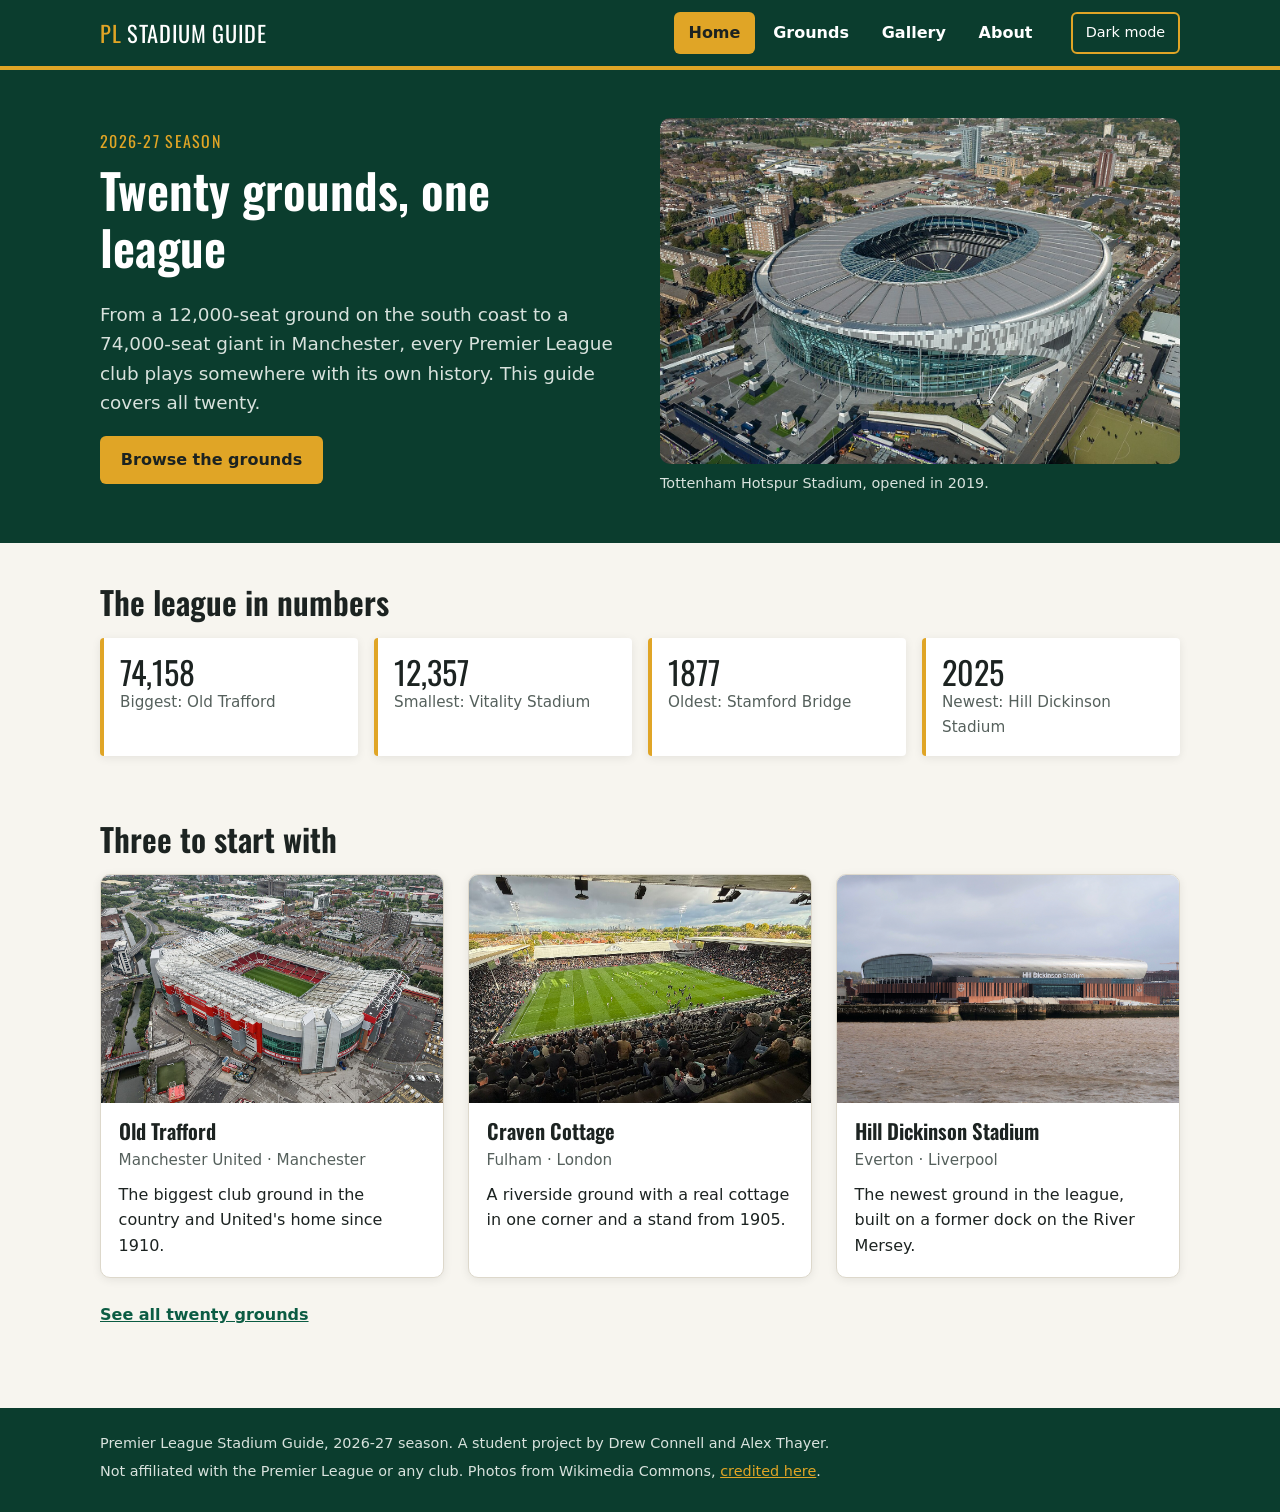
<file: index.html>
<!DOCTYPE html>
<html lang="en">
<head>
  <meta charset="UTF-8">
  <meta name="viewport" content="width=device-width, initial-scale=1.0">
  <meta name="description" content="A guide to all twenty Premier League stadiums for the 2026-27 season.">
  <title>Home | Premier League Stadium Guide</title>
  <link rel="preconnect" href="https://fonts.googleapis.com">
  <link rel="preconnect" href="https://fonts.gstatic.com" crossorigin>
  <link href="https://fonts.googleapis.com/css2?family=Oswald:wght@500;600&display=swap" rel="stylesheet">
  <link rel="stylesheet" href="css/style.css">
</head>
<body>
  <a class="skip-link" href="#main">Skip to main content</a>

  <!-- Site header: identical on every page -->
  <header class="site-header">
    <div class="container header-inner">
      <a class="site-logo" href="index.html">PL <span>Stadium Guide</span></a>

      <button class="nav-toggle" type="button" aria-expanded="false" aria-controls="site-nav">
        <span class="nav-toggle-bar" aria-hidden="true"></span>
        <span class="visually-hidden">Menu</span>
      </button>

      <nav class="site-nav" id="site-nav" aria-label="Main">
        <ul class="nav-list">
          <li><a href="index.html" aria-current="page">Home</a></li>
          <li><a href="grounds.html">Grounds</a></li>
          <li><a href="gallery.html">Gallery</a></li>
          <li><a href="about.html">About</a></li>
        </ul>
      </nav>

      <button class="theme-toggle" type="button" aria-pressed="false">Dark mode</button>
    </div>
  </header>

  <main id="main">
    <section class="hero">
      <div class="container hero-inner">
        <div class="hero-text">
          <p class="eyebrow">2026-27 season</p>
          <h1>Twenty grounds, one league</h1>
          <p class="lead">From a 12,000-seat ground on the south coast to a 74,000-seat giant in Manchester, every Premier League club plays somewhere with its own history. This guide covers all twenty.</p>
          <a class="button" href="grounds.html">Browse the grounds</a>
        </div>
        <figure class="hero-figure">
          <img src="images/tottenham-hotspur-stadium.jpg" alt="Tottenham Hotspur Stadium seen from outside" width="1280" height="853">
          <figcaption>Tottenham Hotspur Stadium, opened in 2019.</figcaption>
        </figure>
      </div>
    </section>

    <section class="section container" aria-labelledby="numbers-heading">
      <h2 id="numbers-heading">The league in numbers</h2>
      <ul class="stat-row">
        <li class="stat"><span class="stat-value">74,158</span><span class="stat-label">Biggest: Old Trafford</span></li>
        <li class="stat"><span class="stat-value">12,357</span><span class="stat-label">Smallest: Vitality Stadium</span></li>
        <li class="stat"><span class="stat-value">1877</span><span class="stat-label">Oldest: Stamford Bridge</span></li>
        <li class="stat"><span class="stat-value">2025</span><span class="stat-label">Newest: Hill Dickinson Stadium</span></li>
      </ul>
    </section>

    <section class="section container" aria-labelledby="featured-heading">
      <h2 id="featured-heading">Three to start with</h2>
      <div class="card-grid">
        <article class="card">
          <img class="card-image" src="images/old-trafford.jpg" alt="Old Trafford, home of Manchester United" loading="lazy" width="1280" height="853">
          <div class="card-body">
            <h3>Old Trafford</h3>
            <p class="card-meta">Manchester United · Manchester</p>
            <p>The biggest club ground in the country and United's home since 1910.</p>
          </div>
        </article>
        <article class="card">
          <img class="card-image" src="images/craven-cottage.jpg" alt="Craven Cottage, home of Fulham, beside the River Thames" loading="lazy" width="1280" height="853">
          <div class="card-body">
            <h3>Craven Cottage</h3>
            <p class="card-meta">Fulham · London</p>
            <p>A riverside ground with a real cottage in one corner and a stand from 1905.</p>
          </div>
        </article>
        <article class="card">
          <img class="card-image" src="images/hill-dickinson-stadium.jpg" alt="Hill Dickinson Stadium, home of Everton, on the Liverpool waterfront" loading="lazy" width="1280" height="853">
          <div class="card-body">
            <h3>Hill Dickinson Stadium</h3>
            <p class="card-meta">Everton · Liverpool</p>
            <p>The newest ground in the league, built on a former dock on the River Mersey.</p>
          </div>
        </article>
      </div>
      <p class="section-link"><a href="grounds.html">See all twenty grounds</a></p>
    </section>
  </main>

  <!-- Site footer: identical on every page -->
  <footer class="site-footer">
    <div class="container footer-inner">
      <p>Premier League Stadium Guide, 2026-27 season. A student project by Drew Connell and Alex Thayer.</p>
      <p>Not affiliated with the Premier League or any club. Photos from Wikimedia Commons, <a href="about.html#credits">credited here</a>.</p>
    </div>
  </footer>

  <script src="js/credits.js"></script>
  <script src="js/script.js"></script>
</body>
</html>
</file>
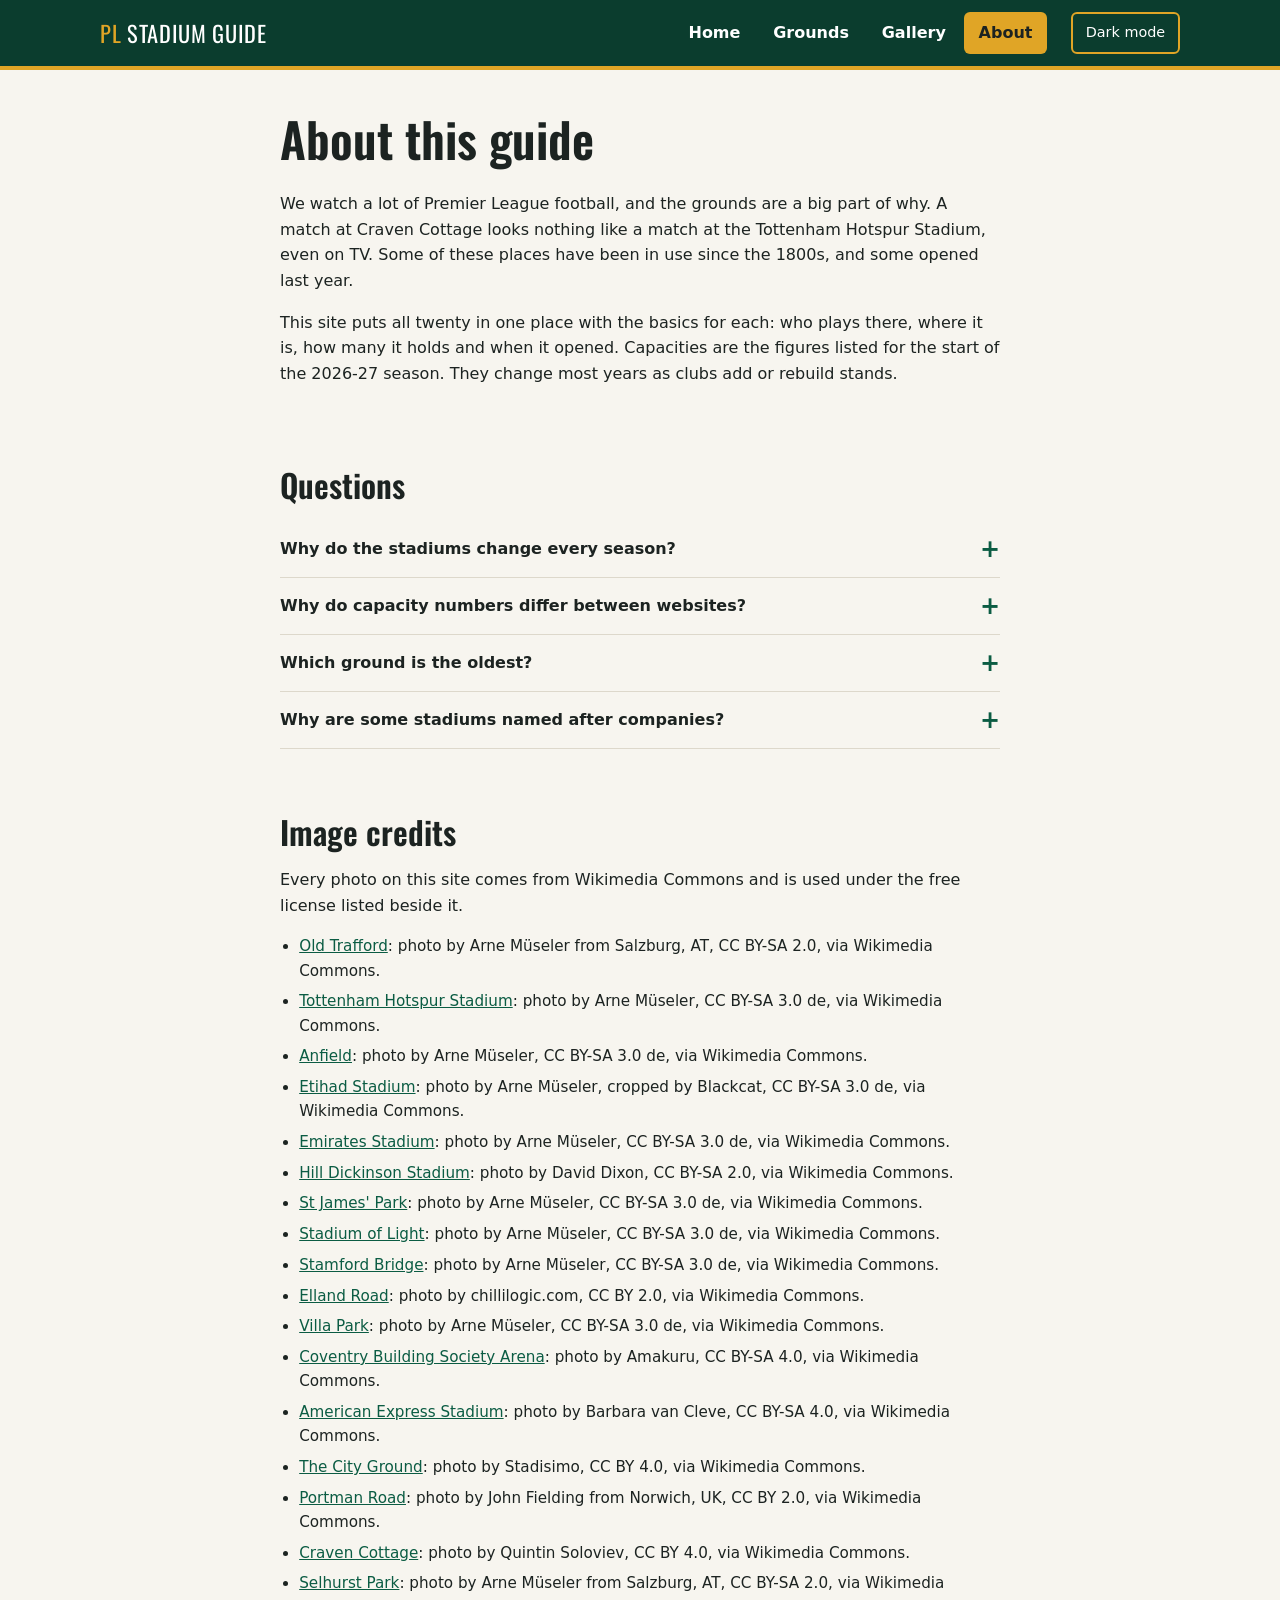
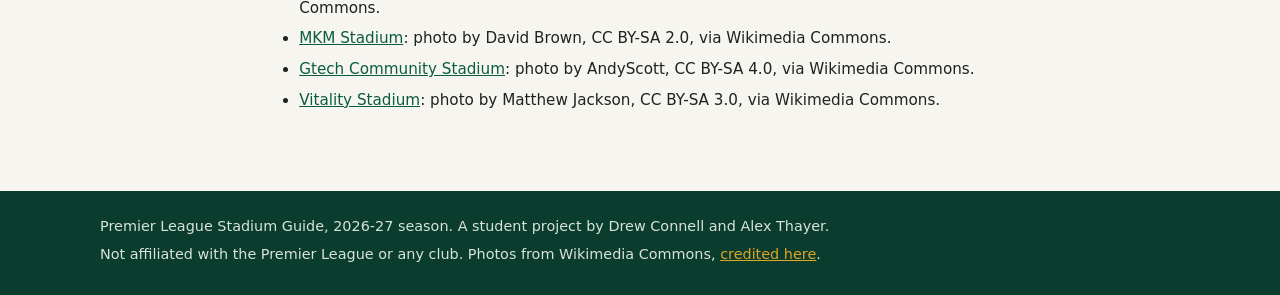
<file: about.html>
<!DOCTYPE html>
<html lang="en">
<head>
  <meta charset="UTF-8">
  <meta name="viewport" content="width=device-width, initial-scale=1.0">
  <meta name="description" content="About the Premier League Stadium Guide, with FAQ and image credits.">
  <title>About | Premier League Stadium Guide</title>
  <link rel="preconnect" href="https://fonts.googleapis.com">
  <link rel="preconnect" href="https://fonts.gstatic.com" crossorigin>
  <link href="https://fonts.googleapis.com/css2?family=Oswald:wght@500;600&display=swap" rel="stylesheet">
  <link rel="stylesheet" href="css/style.css">
</head>
<body>
  <a class="skip-link" href="#main">Skip to main content</a>

  <!-- Site header: identical on every page -->
  <header class="site-header">
    <div class="container header-inner">
      <a class="site-logo" href="index.html">PL <span>Stadium Guide</span></a>

      <button class="nav-toggle" type="button" aria-expanded="false" aria-controls="site-nav">
        <span class="nav-toggle-bar" aria-hidden="true"></span>
        <span class="visually-hidden">Menu</span>
      </button>

      <nav class="site-nav" id="site-nav" aria-label="Main">
        <ul class="nav-list">
          <li><a href="index.html">Home</a></li>
          <li><a href="grounds.html">Grounds</a></li>
          <li><a href="gallery.html">Gallery</a></li>
          <li><a href="about.html" aria-current="page">About</a></li>
        </ul>
      </nav>

      <button class="theme-toggle" type="button" aria-pressed="false">Dark mode</button>
    </div>
  </header>

  <main id="main">
    <section class="section container narrow" aria-labelledby="about-heading">
      <h1 id="about-heading">About this guide</h1>
      <p>We watch a lot of Premier League football, and the grounds are a big part of why. A match at Craven Cottage looks nothing like a match at the Tottenham Hotspur Stadium, even on TV. Some of these places have been in use since the 1800s, and some opened last year.</p>
      <p>This site puts all twenty in one place with the basics for each: who plays there, where it is, how many it holds and when it opened. Capacities are the figures listed for the start of the 2026-27 season. They change most years as clubs add or rebuild stands.</p>
    </section>

    <section class="section container narrow" aria-labelledby="faq-heading">
      <h2 id="faq-heading">Questions</h2>
      <div class="faq">
        <div class="faq-item">
          <h3><button class="faq-question" type="button" aria-expanded="false" aria-controls="faq-1">Why do the stadiums change every season?</button></h3>
          <div class="faq-answer" id="faq-1" hidden>
            <p>The bottom three clubs are relegated each year and three come up from the Championship, so three grounds swap out. For 2026-27, Coventry City, Ipswich Town and Hull City came up.</p>
          </div>
        </div>
        <div class="faq-item">
          <h3><button class="faq-question" type="button" aria-expanded="false" aria-controls="faq-2">Why do capacity numbers differ between websites?</button></h3>
          <div class="faq-answer" id="faq-2" hidden>
            <p>Clubs report a licensed capacity to the league each season, and it moves when seats are added, removed or blocked off for building work. Older articles often quote a figure from a previous season.</p>
          </div>
        </div>
        <div class="faq-item">
          <h3><button class="faq-question" type="button" aria-expanded="false" aria-controls="faq-3">Which ground is the oldest?</button></h3>
          <div class="faq-answer" id="faq-3" hidden>
            <p>Stamford Bridge opened in 1877 as an athletics ground, before Chelsea existed. Anfield and Portman Road both date from 1884.</p>
          </div>
        </div>
        <div class="faq-item">
          <h3><button class="faq-question" type="button" aria-expanded="false" aria-controls="faq-4">Why are some stadiums named after companies?</button></h3>
          <div class="faq-answer" id="faq-4" hidden>
            <p>Clubs sell naming rights to sponsors, which is why names like Emirates, Etihad, Gtech and Vitality appear. A lot of fans still use the older name, such as Dean Court for Bournemouth's ground.</p>
          </div>
        </div>
      </div>
    </section>

    <section class="section container narrow" id="credits" aria-labelledby="credits-heading">
      <h2 id="credits-heading">Image credits</h2>
      <p>Every photo on this site comes from Wikimedia Commons and is used under the free license listed beside it.</p>
      <ul class="credits-list" id="credits-list"></ul>
    </section>
  </main>

  <!-- Site footer: identical on every page -->
  <footer class="site-footer">
    <div class="container footer-inner">
      <p>Premier League Stadium Guide, 2026-27 season. A student project by Drew Connell and Alex Thayer.</p>
      <p>Not affiliated with the Premier League or any club. Photos from Wikimedia Commons, <a href="about.html#credits">credited here</a>.</p>
    </div>
  </footer>

  <script src="js/credits.js"></script>
  <script src="js/script.js"></script>
</body>
</html>
</file>
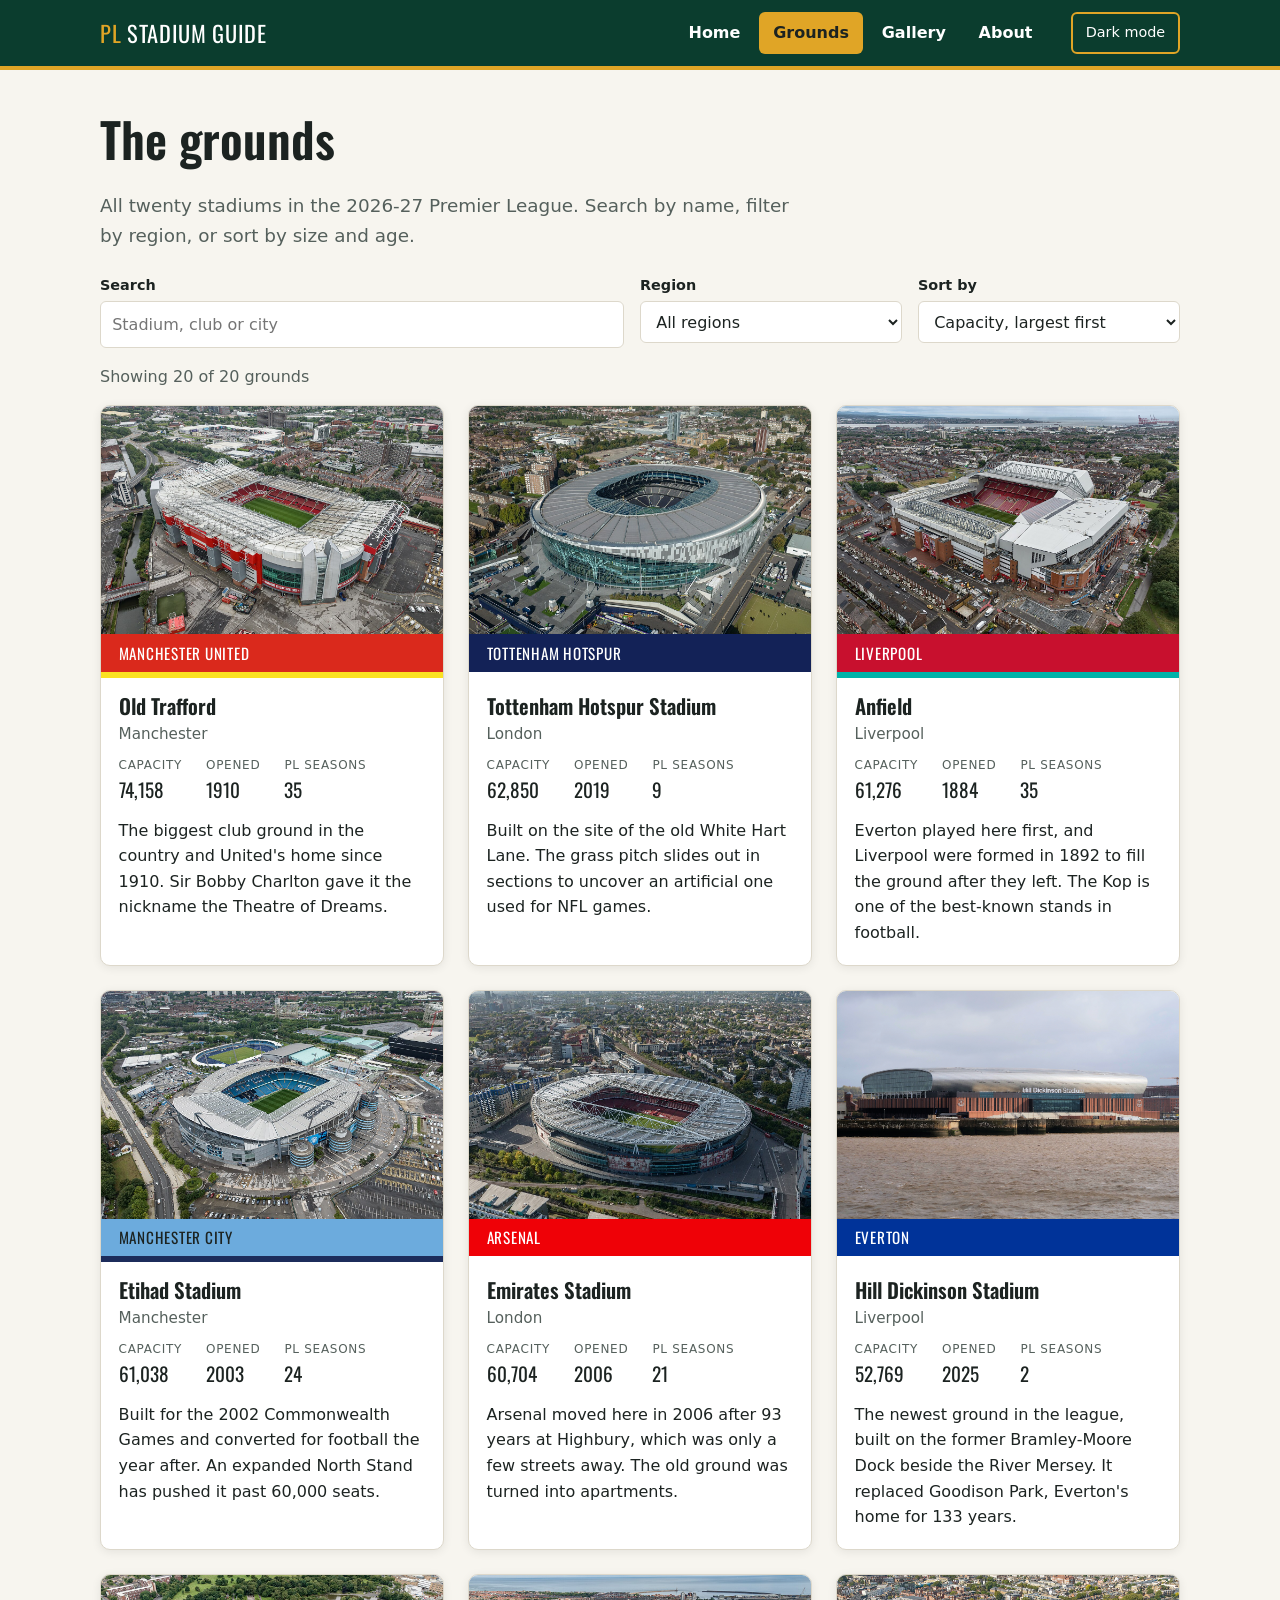
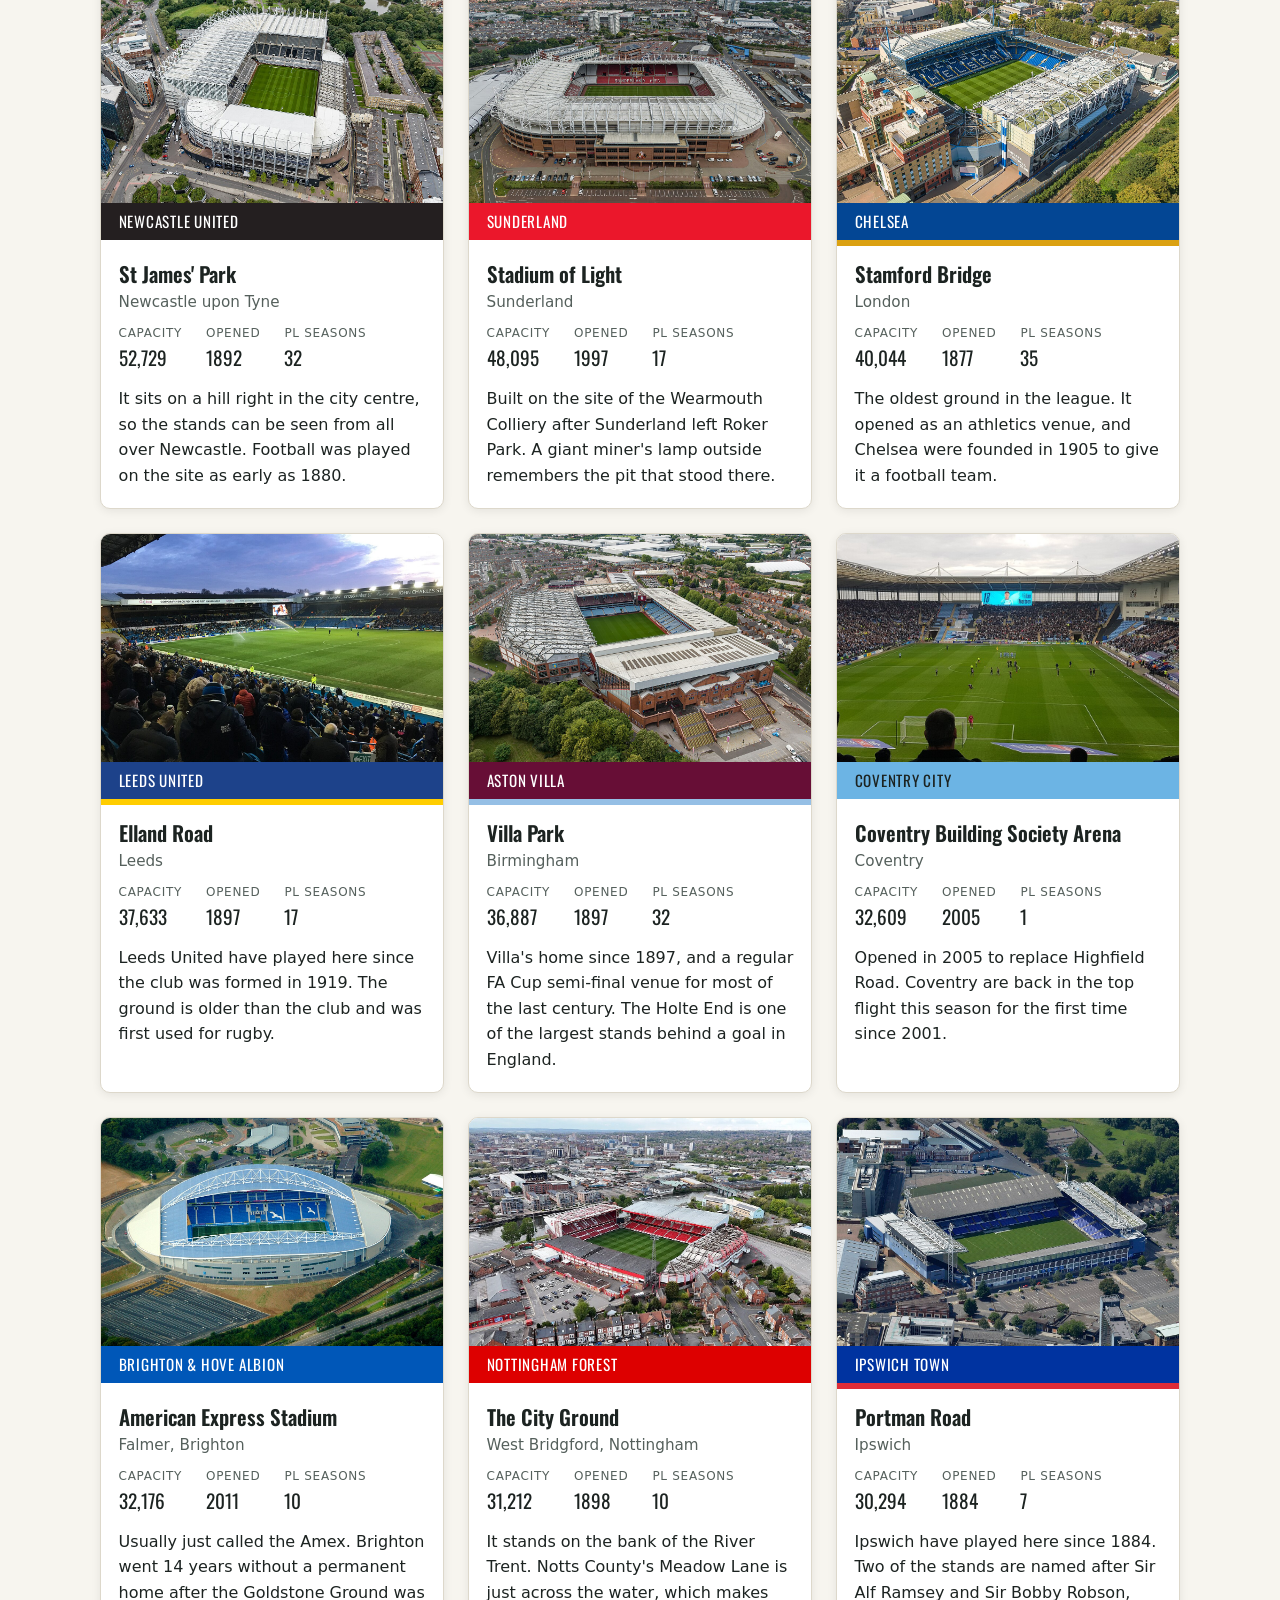
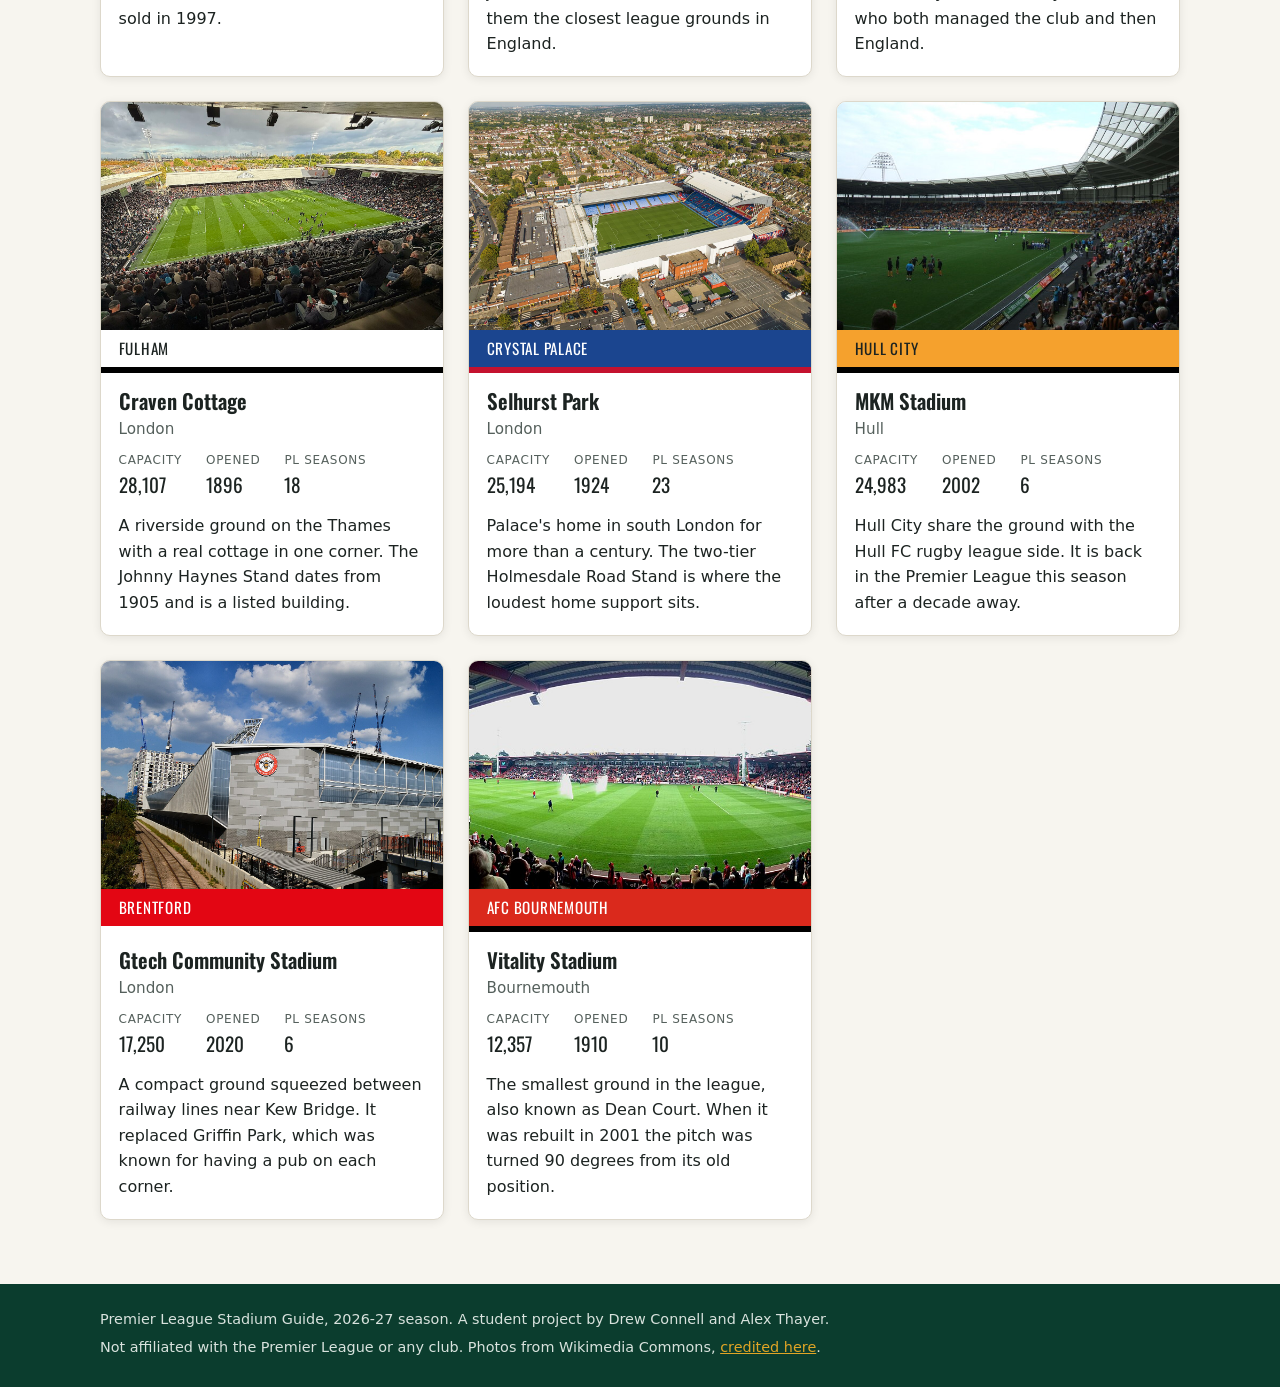
<file: grounds.html>
<!DOCTYPE html>
<html lang="en">
<head>
  <meta charset="UTF-8">
  <meta name="viewport" content="width=device-width, initial-scale=1.0">
  <meta name="description" content="Search, filter and sort all twenty Premier League stadiums.">
  <title>Grounds | Premier League Stadium Guide</title>
  <link rel="preconnect" href="https://fonts.googleapis.com">
  <link rel="preconnect" href="https://fonts.gstatic.com" crossorigin>
  <link href="https://fonts.googleapis.com/css2?family=Oswald:wght@500;600&display=swap" rel="stylesheet">
  <link rel="stylesheet" href="css/style.css">
</head>
<body>
  <a class="skip-link" href="#main">Skip to main content</a>

  <!-- Site header: identical on every page -->
  <header class="site-header">
    <div class="container header-inner">
      <a class="site-logo" href="index.html">PL <span>Stadium Guide</span></a>

      <button class="nav-toggle" type="button" aria-expanded="false" aria-controls="site-nav">
        <span class="nav-toggle-bar" aria-hidden="true"></span>
        <span class="visually-hidden">Menu</span>
      </button>

      <nav class="site-nav" id="site-nav" aria-label="Main">
        <ul class="nav-list">
          <li><a href="index.html">Home</a></li>
          <li><a href="grounds.html" aria-current="page">Grounds</a></li>
          <li><a href="gallery.html">Gallery</a></li>
          <li><a href="about.html">About</a></li>
        </ul>
      </nav>

      <button class="theme-toggle" type="button" aria-pressed="false">Dark mode</button>
    </div>
  </header>

  <main id="main">
    <section class="section container" aria-labelledby="grounds-heading">
      <h1 id="grounds-heading">The grounds</h1>
      <p class="lead">All twenty stadiums in the 2026-27 Premier League. Search by name, filter by region, or sort by size and age.</p>

      <!-- Controls are wired up in js/script.js -->
      <form class="controls" id="grounds-controls">
        <div class="control">
          <label for="ground-search">Search</label>
          <input type="search" id="ground-search" placeholder="Stadium, club or city" autocomplete="off">
        </div>
        <div class="control">
          <label for="ground-region">Region</label>
          <select id="ground-region">
            <option value="all">All regions</option>
            <option value="London">London</option>
            <option value="North West">North West</option>
            <option value="North East &amp; Yorkshire">North East &amp; Yorkshire</option>
            <option value="Midlands">Midlands</option>
            <option value="South &amp; East">South &amp; East</option>
          </select>
        </div>
        <div class="control">
          <label for="ground-sort">Sort by</label>
          <select id="ground-sort">
            <option value="capacity-desc">Capacity, largest first</option>
            <option value="capacity-asc">Capacity, smallest first</option>
            <option value="opened-asc">Oldest first</option>
            <option value="opened-desc">Newest first</option>
            <option value="seasons-desc">Most Premier League seasons</option>
            <option value="name-asc">Name, A to Z</option>
          </select>
        </div>
      </form>

      <p class="results-count" id="grounds-count" aria-live="polite"></p>
      <div class="card-grid" id="grounds-grid"></div>
      <noscript><p>This list needs JavaScript turned on to display.</p></noscript>
    </section>
  </main>

  <!-- Site footer: identical on every page -->
  <footer class="site-footer">
    <div class="container footer-inner">
      <p>Premier League Stadium Guide, 2026-27 season. A student project by Drew Connell and Alex Thayer.</p>
      <p>Not affiliated with the Premier League or any club. Photos from Wikimedia Commons, <a href="about.html#credits">credited here</a>.</p>
    </div>
  </footer>

  <script src="js/credits.js"></script>
  <script src="js/script.js"></script>
</body>
</html>
</file>
<file: css/style.css>
/* ==========================================================
   Premier League Stadium Guide - shared stylesheet
   Sections: 1. Variables  2. Base  3. Header and nav
             4. Layout  5. Components  6. Page-specific
             7. Footer  8. Responsive
   ========================================================== */

/* ---------- 1. Variables (light theme is the default) ---------- */
:root {
  --color-brand: #0b3d2e;      /* deep pitch green */
  --color-accent: #e0a526;     /* gold */
  --color-bg: #f7f5ef;         /* off-white */
  --color-surface: #ffffff;
  --color-text: #1c2321;
  --color-muted: #55605c;
  --color-border: #ddd8cb;
  --color-link: #0b5c43;
  --color-on-brand: #ffffff;

  --font-heading: "Oswald", "Arial Narrow", Arial, sans-serif;
  --font-body: system-ui, -apple-system, "Segoe UI", Roboto, Arial, sans-serif;

  --radius: 10px;
  --shadow: 0 2px 10px rgba(0, 0, 0, 0.08);
  --max-width: 1120px;
}

/* Dark theme: script.js sets data-theme="dark" on the <html> element */
[data-theme="dark"] {
  --color-bg: #0f1614;
  --color-surface: #18211e;
  --color-text: #e9ece8;
  --color-muted: #a9b3ae;
  --color-border: #2c3833;
  --color-link: #f0bd4f;
  --color-brand: #08281f;
  --shadow: 0 2px 10px rgba(0, 0, 0, 0.4);
}

/* ---------- 2. Base ---------- */
*,
*::before,
*::after {
  box-sizing: border-box;
}

body {
  margin: 0;
  min-height: 100vh;
  display: flex;
  flex-direction: column;
  font-family: var(--font-body);
  font-size: 1rem;
  line-height: 1.6;
  color: var(--color-text);
  background-color: var(--color-bg);
}

main {
  flex: 1;
}

h1,
h2,
h3 {
  font-family: var(--font-heading);
  font-weight: 600;
  line-height: 1.2;
  margin: 0 0 0.5em;
}

h1 { font-size: clamp(2rem, 5vw, 3rem); }
h2 { font-size: clamp(1.5rem, 3.5vw, 2rem); }
h3 { font-size: 1.25rem; }

p {
  margin: 0 0 1em;
}

a {
  color: var(--color-link);
}

img {
  display: block;
  max-width: 100%;
  height: auto;
}

/* Visible keyboard focus everywhere */
:focus-visible {
  outline: 3px solid var(--color-accent);
  outline-offset: 2px;
}

.visually-hidden {
  position: absolute;
  width: 1px;
  height: 1px;
  overflow: hidden;
  clip: rect(0 0 0 0);
  white-space: nowrap;
}

.skip-link {
  position: absolute;
  left: -999px;
  top: 0;
  z-index: 100;
  padding: 0.5rem 1rem;
  background: var(--color-accent);
  color: #1c2321;
}

.skip-link:focus {
  left: 0;
}

/* ---------- 3. Header and nav ---------- */
.site-header {
  position: sticky;
  top: 0;
  z-index: 10;
  background-color: var(--color-brand);
  color: var(--color-on-brand);
  border-bottom: 4px solid var(--color-accent);
}

.header-inner {
  display: flex;
  align-items: center;
  gap: 1.5rem;
  padding-top: 0.75rem;
  padding-bottom: 0.75rem;
}

.site-logo {
  font-family: var(--font-heading);
  font-size: 1.4rem;
  color: var(--color-accent);
  text-decoration: none;
  text-transform: uppercase;
  letter-spacing: 0.03em;
}

.site-logo span {
  color: var(--color-on-brand);
}

.site-nav {
  margin-left: auto;
}

.nav-list {
  display: flex;
  gap: 0.25rem;
  margin: 0;
  padding: 0;
  list-style: none;
}

.nav-list a {
  display: block;
  padding: 0.5rem 0.9rem;
  border-radius: 6px;
  color: var(--color-on-brand);
  text-decoration: none;
  font-weight: 600;
}

.nav-list a:hover {
  background-color: rgba(255, 255, 255, 0.14);
}

.nav-list a[aria-current="page"] {
  background-color: var(--color-accent);
  color: #1c2321;
}

.theme-toggle,
.nav-toggle {
  padding: 0.45rem 0.8rem;
  border: 2px solid var(--color-accent);
  border-radius: 6px;
  background: transparent;
  color: var(--color-on-brand);
  font: inherit;
  font-size: 0.9rem;
  cursor: pointer;
}

.theme-toggle:hover,
.nav-toggle:hover {
  background-color: rgba(255, 255, 255, 0.14);
}

/* Hamburger button: only shown on small screens (see section 8) */
.nav-toggle {
  display: none;
  margin-left: auto;
  padding: 0.7rem 0.6rem;
}

.nav-toggle-bar,
.nav-toggle-bar::before,
.nav-toggle-bar::after {
  display: block;
  width: 22px;
  height: 2px;
  background-color: var(--color-on-brand);
}

.nav-toggle-bar {
  position: relative;
}

.nav-toggle-bar::before,
.nav-toggle-bar::after {
  content: "";
  position: absolute;
  left: 0;
}

.nav-toggle-bar::before { top: -7px; }
.nav-toggle-bar::after { top: 7px; }

/* ---------- 4. Layout ---------- */
.container {
  width: 100%;
  max-width: var(--max-width);
  margin-left: auto;
  margin-right: auto;
  padding-left: 1.25rem;
  padding-right: 1.25rem;
}

.narrow {
  max-width: 760px;
}

.section {
  padding-top: 2.5rem;
  padding-bottom: 1.5rem;
}

.lead {
  font-size: 1.15rem;
  color: var(--color-muted);
  max-width: 60ch;
}

.card-grid {
  display: grid;
  grid-template-columns: repeat(3, 1fr);
  gap: 1.5rem;
}

/* ---------- 5. Components ---------- */
.button {
  display: inline-block;
  padding: 0.7rem 1.3rem;
  border-radius: 6px;
  background-color: var(--color-accent);
  color: #1c2321;
  font-weight: 700;
  text-decoration: none;
}

.button:hover {
  filter: brightness(1.08);
}

.eyebrow {
  margin-bottom: 0.4rem;
  color: var(--color-accent);
  font-family: var(--font-heading);
  text-transform: uppercase;
  letter-spacing: 0.08em;
}

/* Stadium card */
.card {
  display: flex;
  flex-direction: column;
  overflow: hidden;
  border: 1px solid var(--color-border);
  border-radius: var(--radius);
  background-color: var(--color-surface);
  box-shadow: var(--shadow);
}

.card-image,
.image-placeholder {
  width: 100%;
  aspect-ratio: 3 / 2;
  object-fit: cover;
}

/* Shown by script.js when a photo file is missing */
.image-placeholder {
  display: flex;
  align-items: center;
  justify-content: center;
  padding: 1rem;
  background: linear-gradient(135deg, #0b3d2e, #14654b);
  color: #ffffff;
  font-family: var(--font-heading);
  font-size: 1.2rem;
  text-align: center;
}

/* Club colour band on the Grounds cards. script.js sets the three
   --club-* variables on each band from the stadium data. */
.club-band {
  margin: 0;
  padding: 0.4rem 1.1rem;
  border-bottom: 6px solid var(--club-secondary, var(--color-accent));
  background-color: var(--club-primary, var(--color-brand));
  color: var(--club-text, #ffffff);
  font-family: var(--font-heading);
  font-size: 0.95rem;
  letter-spacing: 0.05em;
  text-transform: uppercase;
}

.card-body {
  padding: 1rem 1.1rem 1.2rem;
}

.card-body h2,
.card-body h3 {
  font-size: 1.3rem;
  margin-bottom: 0.2rem;
}

.card-meta {
  margin-bottom: 0.6rem;
  color: var(--color-muted);
  font-size: 0.95rem;
}

.card-facts {
  display: flex;
  flex-wrap: wrap;
  gap: 0.5rem 1.5rem;
  margin: 0 0 0.75rem;
}

.card-facts div {
  display: flex;
  flex-direction: column;
}

.card-facts dt {
  color: var(--color-muted);
  font-size: 0.75rem;
  text-transform: uppercase;
  letter-spacing: 0.06em;
}

.card-facts dd {
  margin: 0;
  font-family: var(--font-heading);
  font-size: 1.2rem;
}

.card-body p:last-child {
  margin-bottom: 0;
}

/* ---------- 6. Page-specific ---------- */

/* Home: hero */
.hero {
  background-color: var(--color-brand);
  color: var(--color-on-brand);
}

.hero-inner {
  display: grid;
  grid-template-columns: 1fr 1fr;
  align-items: center;
  gap: 2.5rem;
  padding-top: 3rem;
  padding-bottom: 3rem;
}

.hero .lead {
  color: #d8e2dd;
}

.hero-figure {
  margin: 0;
}

.hero-figure img,
.hero-figure .image-placeholder {
  border-radius: var(--radius);
  aspect-ratio: 3 / 2;
  object-fit: cover;
  width: 100%;
}

.hero-figure figcaption {
  margin-top: 0.5rem;
  color: #d8e2dd;
  font-size: 0.9rem;
}

/* Home: stat row */
.stat-row {
  display: grid;
  grid-template-columns: repeat(4, 1fr);
  gap: 1rem;
  margin: 0;
  padding: 0;
  list-style: none;
}

.stat {
  padding: 1rem;
  border-left: 4px solid var(--color-accent);
  border-radius: 4px;
  background-color: var(--color-surface);
  box-shadow: var(--shadow);
}

.stat-value {
  display: block;
  font-family: var(--font-heading);
  font-size: 2rem;
  line-height: 1.1;
}

.stat-label {
  color: var(--color-muted);
  font-size: 0.95rem;
}

.section-link {
  margin-top: 1.5rem;
  font-weight: 600;
}

/* Grounds: search, filter and sort controls */
.controls {
  display: grid;
  grid-template-columns: 2fr 1fr 1fr;
  gap: 1rem;
  margin: 1.5rem 0 1rem;
}

.control label {
  display: block;
  margin-bottom: 0.25rem;
  font-size: 0.9rem;
  font-weight: 600;
}

.control input,
.control select {
  width: 100%;
  padding: 0.6rem 0.7rem;
  border: 1px solid var(--color-border);
  border-radius: 6px;
  background-color: var(--color-surface);
  color: var(--color-text);
  font: inherit;
}

.results-count {
  color: var(--color-muted);
}

.empty-message {
  grid-column: 1 / -1;
  padding: 2rem;
  border: 2px dashed var(--color-border);
  border-radius: var(--radius);
  text-align: center;
}

/* Gallery grid */
.gallery-grid {
  display: grid;
  grid-template-columns: repeat(4, 1fr);
  gap: 0.75rem;
  margin: 1.5rem 0 0;
  padding: 0;
  list-style: none;
}

.gallery-item {
  position: relative;
  display: block;
  width: 100%;
  padding: 0;
  overflow: hidden;
  border: 0;
  border-radius: var(--radius);
  background: none;
  cursor: pointer;
}

.gallery-item img,
.gallery-item .image-placeholder {
  width: 100%;
  aspect-ratio: 4 / 3;
  object-fit: cover;
  transition: transform 0.2s ease;
}

.gallery-item:hover img {
  transform: scale(1.04);
}

.gallery-label {
  position: absolute;
  left: 0;
  right: 0;
  bottom: 0;
  padding: 1.5rem 0.6rem 0.5rem;
  background: linear-gradient(transparent, rgba(0, 0, 0, 0.8));
  color: #ffffff;
  font-size: 0.9rem;
  font-weight: 600;
  text-align: left;
}

/* Lightbox */
.lightbox {
  position: fixed;
  inset: 0;
  z-index: 50;
  display: flex;
  align-items: center;
  justify-content: center;
  gap: 0.5rem;
  padding: 1rem;
  background-color: rgba(0, 0, 0, 0.92);
}

.lightbox[hidden] {
  display: none;
}

.lightbox-figure {
  margin: 0;
  max-width: min(1100px, 100%);
  text-align: center;
}

.lightbox-figure img,
.lightbox-figure .image-placeholder {
  max-height: 78vh;
  margin: 0 auto;
  border-radius: 6px;
}

.lightbox-figure figcaption {
  margin-top: 0.75rem;
  color: #ffffff;
}

.lightbox-button {
  flex-shrink: 0;
  width: 44px;
  height: 44px;
  border: 0;
  border-radius: 50%;
  background-color: rgba(255, 255, 255, 0.15);
  color: #ffffff;
  font-size: 1.6rem;
  line-height: 1;
  cursor: pointer;
}

.lightbox-button:hover {
  background-color: rgba(255, 255, 255, 0.3);
}

.lightbox-close {
  position: absolute;
  top: 1rem;
  right: 1rem;
}

/* About: FAQ accordion */
.faq-item {
  border-bottom: 1px solid var(--color-border);
}

.faq-item h3 {
  margin: 0;
  font-family: var(--font-body);
  font-size: 1rem;
}

.faq-question {
  display: flex;
  justify-content: space-between;
  align-items: center;
  gap: 1rem;
  width: 100%;
  padding: 1rem 0;
  border: 0;
  background: none;
  color: var(--color-text);
  font: inherit;
  font-weight: 600;
  text-align: left;
  cursor: pointer;
}

.faq-question::after {
  content: "+";
  color: var(--color-link);
  font-size: 1.5rem;
  line-height: 1;
}

.faq-question[aria-expanded="true"]::after {
  content: "\2212"; /* minus sign */
}

.faq-answer {
  padding-bottom: 0.5rem;
  color: var(--color-muted);
}

/* About: image credits */
.credits-list {
  padding-left: 1.2rem;
  font-size: 0.95rem;
}

.credits-list li {
  margin-bottom: 0.4rem;
}

/* ---------- 7. Footer ---------- */
.site-footer {
  margin-top: 2.5rem;
  padding: 1.5rem 0;
  background-color: var(--color-brand);
  color: #d8e2dd;
  font-size: 0.9rem;
}

.site-footer p {
  margin: 0 0 0.3rem;
}

.site-footer a {
  color: var(--color-accent);
}

/* ---------- 8. Responsive ---------- */

/* Tablet */
@media (max-width: 900px) {
  .card-grid {
    grid-template-columns: repeat(2, 1fr);
  }

  .gallery-grid {
    grid-template-columns: repeat(3, 1fr);
  }

  .stat-row {
    grid-template-columns: repeat(2, 1fr);
  }
}

/* Phone: single column, nav collapses behind the menu button */
@media (max-width: 600px) {
  .header-inner {
    flex-wrap: wrap;
    gap: 0.75rem;
  }

  .site-logo {
    margin-right: auto;
    font-size: 1.1rem;
  }

  .theme-toggle {
    order: 1;
  }

  .nav-toggle {
    display: block;
    order: 2;
    margin-left: 0;
  }

  .site-nav {
    display: none;
    order: 3;
    width: 100%;
    margin-left: 0;
  }

  .site-nav.is-open {
    display: block;
  }

  .nav-list {
    flex-direction: column;
  }

  .hero-inner {
    grid-template-columns: 1fr;
    padding-top: 2rem;
    padding-bottom: 2rem;
  }

  .card-grid,
  .controls {
    grid-template-columns: 1fr;
  }

  .gallery-grid {
    grid-template-columns: repeat(2, 1fr);
  }

  .lightbox-prev,
  .lightbox-next {
    position: absolute;
    bottom: 1rem;
  }

  .lightbox-prev { left: 1rem; }
  .lightbox-next { right: 1rem; }
}

/* Respect the reduced-motion system setting */
@media (prefers-reduced-motion: reduce) {
  * {
    transition: none !important;
  }
}
</file>
